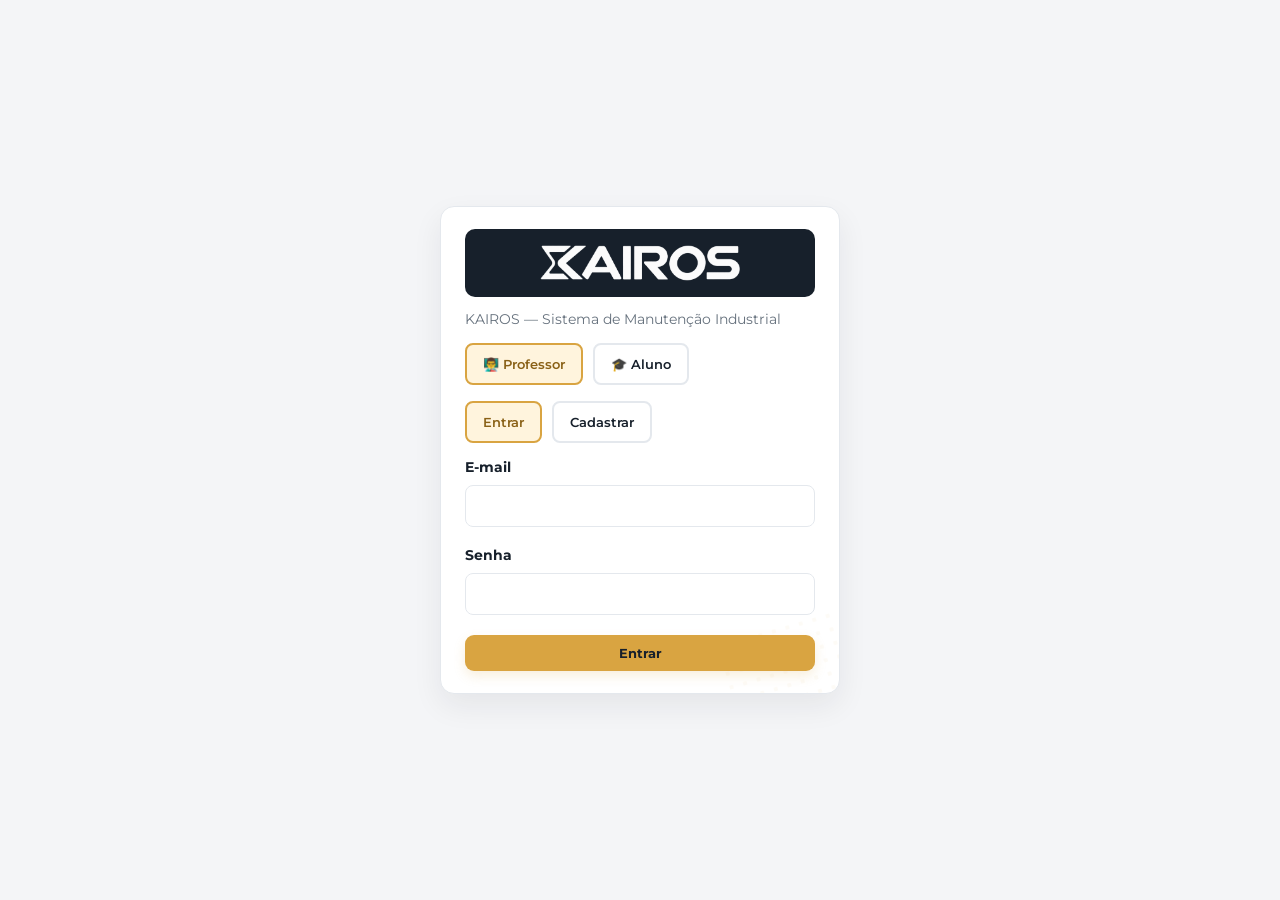
<file: index.html>
<!DOCTYPE html>
<html lang="pt-BR">
<head>
<meta charset="UTF-8">
<meta name="viewport" content="width=device-width, initial-scale=1.0, viewport-fit=cover">
<title>KAIROS — Sistema de Manutenção Industrial</title>
<link rel="preconnect" href="https://fonts.googleapis.com">
<link href="https://fonts.googleapis.com/css2?family=Montserrat:wght@400;500;600;700;800&display=swap" rel="stylesheet">
<link rel="stylesheet" href="css/style.css">
<link rel="stylesheet" href="css/kairos-extras.css">
<style>html.auth-pending body{visibility:hidden}</style>
<script>
document.documentElement.classList.add('auth-pending');
try{ if(!localStorage.getItem('k_user')) location.replace('login.html'); else document.documentElement.classList.remove('auth-pending'); }catch(e){ location.replace('login.html'); }
</script>
</head>
<body>
<div class="app">

  <div class="sidebar" id="sidebar">
    <div class="brand"><img class="logo" src="assets/kairos-logo-white.png" alt="KAIROS"></div>
    <div class="brand-sub">KAIROS — Sistema de Manutenção Industrial</div>
    <button class="theme-toggle" id="themeToggle" type="button" aria-label="Alternar modo de cor"><span class="theme-icon"><img id="themeIconImg" src="assets/icon-lua.png" alt="" aria-hidden="true"></span><span class="theme-label">Modo escuro</span></button>
    <button class="theme-toggle" id="auroraToggle" type="button" onclick="toggleAurora()" aria-label="Alternar Modo Aurora"><span class="theme-icon">✦</span><span class="theme-label">Modo Aurora</span></button>
    <button class="nav-item active" data-view="painel" onclick="showView('painel', this)"><span class="nav-key nav-icon-wrap"><img class="nav-icon" src="assets/04_relatorios.png" alt="" aria-hidden="true"></span> Dashboard</button>
    <button class="nav-item" data-view="equipamentos" onclick="showView('equipamentos', this)"><span class="nav-key nav-icon-wrap"><img class="nav-icon" src="assets/01_equipamentos.png" alt="" aria-hidden="true"></span> Equipamentos</button>
    <button class="nav-item" data-view="ordens" onclick="showView('ordens', this)"><span class="nav-key nav-icon-wrap"><img class="nav-icon" src="assets/02_ordem_de_servico.png" alt="" aria-hidden="true"></span> Ordens de Serviço</button>
    <button class="nav-item" data-view="preventiva" onclick="showView('preventiva', this)"><span class="nav-key nav-icon-wrap"><img class="nav-icon" src="assets/03_manutencao.png" alt="" aria-hidden="true"></span> Manutenção Preventiva</button>
    <button class="nav-item" data-view="tecnicos" onclick="showView('tecnicos', this)"><span class="nav-key nav-icon-wrap"><img class="nav-icon" src="assets/06_usuarios.png" alt="" aria-hidden="true"></span> Técnicos</button>
    <button class="nav-item" data-view="setores" onclick="showView('setores', this)"><span class="nav-key nav-icon-wrap"><img class="nav-icon" src="assets/01_equipamentos.png" alt="" aria-hidden="true"></span> Setores</button>
    <button class="nav-item" data-view="relatorios" onclick="showView('relatorios', this)"><span class="nav-key nav-icon-wrap"><img class="nav-icon" src="assets/04_relatorios.png" alt="" aria-hidden="true"></span> Relatórios</button>
    <div class="nav-label">Ensino</div>
    <button class="nav-item" data-view="atividades" onclick="showView('atividades', this)"><span class="nav-key nav-icon-wrap"><img class="nav-icon" src="assets/02_ordem_de_servico.png" alt="" aria-hidden="true"></span> Atividades</button>
    <button class="nav-item only-modo" data-view="quiz" onclick="showView('quiz', this)"><span class="nav-key nav-icon-wrap"><img class="nav-icon" src="assets/03_manutencao.png" alt="" aria-hidden="true"></span> Quiz e Dicas</button>
    <button class="nav-item" data-view="ranking" onclick="showView('ranking', this)"><span class="nav-key nav-icon-wrap"><img class="nav-icon" src="assets/04_relatorios.png" alt="" aria-hidden="true"></span> Ranking</button>
    <button class="nav-item" data-r="prof" data-view="progresso" onclick="showView('progresso', this)"><span class="nav-key nav-icon-wrap"><img class="nav-icon" src="assets/05_calendario.png" alt="" aria-hidden="true"></span> Progresso dos Alunos</button>
    <button class="nav-item" data-view="tutorial" onclick="showView('tutorial', this)"><span class="nav-key nav-icon-wrap"><img class="nav-icon" src="assets/08_notificacoes.png" alt="" aria-hidden="true"></span> Tutorial</button>
    <div class="sidebar-div"></div>
    <div class="nav-label">Sistema</div>
    <button class="nav-item" data-view="configuracoes" onclick="showView('configuracoes', this)"><span class="nav-key nav-icon-wrap"><img class="nav-icon" src="assets/07_configuracoes.png" alt="" aria-hidden="true"></span> Configurações</button>
    <button class="nav-item" data-view="usuario" onclick="showView('usuario', this)"><span class="nav-key nav-icon-wrap"><img class="nav-icon" src="assets/06_usuarios.png" alt="" aria-hidden="true"></span> Área do Usuário</button>
    <div class="side-ctl">
      <div id="user-box"></div>
      <button class="theme-toggle" type="button" onclick="signOut()" aria-label="Sair da conta"><span class="theme-icon">↩</span><span class="theme-label">Sair</span></button>
    </div>
    <div class="sidebar-foot">Clique em cada item do menu para navegar até a seção correspondente</div>
    <button class="profile-btn" data-view="usuario" onclick="showView('usuario', this)" aria-label="Abrir área do usuário">
      <span class="avatar js-initials">OR</span>
      <span><span class="profile-name js-name" style="display:block;">Oscar Ribeiro</span><span class="profile-role">Gerente de Manutenção</span></span>
    </button>
  </div>

  <div class="content">

    <!-- ============ PAINEL DO DIA ============ -->
    <div id="painel" class="view active">
      <h1>Bom dia, <span class="js-first">Oscar</span></h1>
      <p class="sub">Segunda-feira, 30 de março — veja o que precisa da sua atenção hoje</p>

      <div class="status-card">
        <div class="status-headline">Das <b>14 máquinas</b> da fábrica, <b>12 estão funcionando normalmente</b> agora.</div>
        <div class="status-bar">
          <div class="seg-green" style="width:85.7%"></div>
          <div class="seg-orange" style="width:7.15%"></div>
          <div class="seg-red" style="width:7.15%"></div>
        </div>
        <div class="legend">
          <div class="legend-item"><span class="legend-dot" style="background:var(--green)"></span><b>12</b>&nbsp;operando normalmente</div>
          <div class="legend-item"><span class="legend-dot" style="background:var(--orange)"></span><b>1</b>&nbsp;em manutenção</div>
          <div class="legend-item"><span class="legend-dot" style="background:var(--red)"></span><b>1</b>&nbsp;parada</div>
        </div>
      </div>

      <div class="section-title">Precisa da sua atenção agora</div>
      <div class="attn-card">
        <div class="attn-icon"><img src="assets/08_notificacoes.png" alt="" aria-hidden="true"></div>
        <div style="flex:1;"><div class="attn-title">Compressor CP-10 parou de funcionar</div><div class="attn-sub">Setor Expedição · precisa de reparo urgente</div></div>
        <button class="btn-primary" onclick="showView('ordens', document.querySelector('[data-view=ordens]'))">Ver ordem de serviço</button>
      </div>
      <div class="attn-card warn">
        <div class="attn-icon"><img src="assets/03_manutencao.png" alt="" aria-hidden="true"></div>
        <div style="flex:1;"><div class="attn-title">Furadeira FI-30 precisa de revisão em breve</div><div class="attn-sub">Setor Montagem · revisão prevista para daqui a 2 dias</div></div>
        <button class="btn-ghost" onclick="showView('preventiva', document.querySelector('[data-view=preventiva]'))">Agendar revisão</button>
      </div>

      <div class="cols" style="margin-top:24px;">
        <div>
          <div class="section-title" style="font-size:14px;">Ordens de serviço em aberto (3)</div>
          <div class="list-card">
            <div class="list-row"><span class="tag red">Corretiva</span><div class="row-main"><div class="row-title">Compressor CP-10</div><div class="row-sub">Carlos Souza</div></div><div class="row-date">Em andamento</div></div>
            <div class="list-row"><span class="tag green">Preventiva</span><div class="row-main"><div class="row-title">Furadeira FI-30</div><div class="row-sub">Fernanda Lima</div></div><div class="row-date">Aberta hoje</div></div>
            <div class="list-row"><span class="tag green">Preventiva</span><div class="row-main"><div class="row-title">Prensa PH-200</div><div class="row-sub">Carlos Souza</div></div><div class="row-date">25/03</div></div>
          </div>
        </div>
        <div>
          <div class="section-title" style="font-size:14px;">Próximas manutenções</div>
          <div class="list-card">
            <div class="list-row"><div class="row-main"><div class="row-title">Furadeira FI-30</div><div class="row-sub">Revisão de rotina</div></div><div class="row-date">01/04</div></div>
            <div class="list-row"><div class="row-main"><div class="row-title">Torno CNC TL-500</div><div class="row-sub">Revisão de rotina</div></div><div class="row-date">03/04</div></div>
            <div class="list-row"><div class="row-main"><div class="row-title">Prensa PH-200</div><div class="row-sub">Revisão de rotina</div></div><div class="row-date">10/04</div></div>
          </div>
        </div>
      </div>

      <div class="help-strip"><span>💡</span><div><b>O que é manutenção preventiva?</b>É a revisão feita antes de a máquina quebrar, seguindo uma data programada — evita paradas surpresa e reparos mais caros.</div></div>
    </div>

    <!-- ============ EQUIPAMENTOS ============ -->
    <div id="equipamentos" class="view">
      <h1>Equipamentos</h1>
      <p class="sub">Veja rapidamente o estado de cada máquina da fábrica</p>

      <div class="status-card">
        <div class="status-headline"><b>12</b> operando · <b>1</b> em manutenção · <b>1</b> parada — de 14 máquinas no total</div>
        <div class="status-bar">
          <div class="seg-green" style="width:85.7%"></div><div class="seg-orange" style="width:7.15%"></div><div class="seg-red" style="width:7.15%"></div>
        </div>
      </div>

      <div class="toolbar">
        <input class="search" id="eq-busca" type="text" placeholder="Buscar máquina pelo nome...">
        <button type="button" class="chip active">Todas</button>
        <button type="button" class="chip">Operando</button>
        <button type="button" class="chip">Em manutenção</button>
        <button type="button" class="chip">Paradas</button>
      </div>

      <div class="card-grid" id="eq-grid">
        <div class="item-card">
          <div class="item-top"><div><div class="item-name">Prensa Hidráulica PH-200</div><div class="item-loc">Linha de Prensa</div></div><span class="tag green">Operando</span></div>
          <div class="item-facts"><div class="fact">Fabricante<b>Schuler</b></div><div class="fact">Próxima revisão<b>10/04</b></div></div>
          <button class="btn-ghost">Ver detalhes</button>
        </div>
        <div class="item-card">
          <div class="item-top"><div><div class="item-name">Torno CNC TL-500</div><div class="item-loc">Montagem Final</div></div><span class="tag green">Operando</span></div>
          <div class="item-facts"><div class="fact">Fabricante<b>Romi</b></div><div class="fact">Próxima revisão<b>03/04</b></div></div>
          <button class="btn-ghost">Ver detalhes</button>
        </div>
        <div class="item-card">
          <div class="item-top"><div><div class="item-name">Compressor CP-10</div><div class="item-loc">Expedição</div></div><span class="tag orange">Em manutenção</span></div>
          <div class="item-facts"><div class="fact">Fabricante<b>Schulz</b></div><div class="fact">Situação<b>Reparo em andamento</b></div></div>
          <button class="btn-primary">Ver ordem de serviço</button>
        </div>
        <div class="item-card">
          <div class="item-top"><div><div class="item-name">Furadeira FI-30</div><div class="item-loc">Montagem Final</div></div><span class="tag green">Operando</span></div>
          <div class="item-facts"><div class="fact">Fabricante<b>Invicta</b></div><div class="fact">Próxima revisão<b>01/04</b></div></div>
          <button class="btn-ghost">Ver detalhes</button>
        </div>
        <div class="item-card">
          <div class="item-top"><div><div class="item-name">Serra Circular SC-50</div><div class="item-loc">Corte</div></div><span class="tag green">Operando</span></div>
          <div class="item-facts"><div class="fact">Fabricante<b>Makita</b></div><div class="fact">Próxima revisão<b>15/04</b></div></div>
          <button class="btn-ghost">Ver detalhes</button>
        </div>
        <div class="item-card">
          <div class="item-top"><div><div class="item-name">Injetora de Plástico IP-12</div><div class="item-loc">Injeção</div></div><span class="tag red">Parada</span></div>
          <div class="item-facts"><div class="fact">Fabricante<b>Romi</b></div><div class="fact">Situação<b>Aguardando peça</b></div></div>
          <button class="btn-primary">Abrir ordem de serviço</button>
        </div>
      </div>
    </div>

    <!-- ============ ORDENS DE SERVIÇO ============ -->
    <div id="ordens" class="view">
      <h1>Ordens de Serviço</h1>
      <p class="sub">Abra e acompanhe os reparos e revisões das máquinas</p>

      <div class="form-card">
        <div class="section-title" style="margin-bottom:18px;">Abrir nova ordem de serviço</div>

        <div class="form-group">
          <p class="form-q">Qual máquina precisa de atenção?</p>
          <select id="os-maquina"><option value="">Selecionar máquina...</option><option>Compressor CP-10</option><option>Furadeira FI-30</option><option>Prensa Hidráulica PH-200</option></select>
        </div>

        <div class="form-group">
          <p class="form-q">O que está acontecendo?</p>
          <div class="choice-row" id="os-tipo">
            <button type="button" class="choice-btn sel-red" data-sel="sel-red" data-value="Corretiva">🔧 A máquina quebrou (corretiva)</button>
            <button type="button" class="choice-btn" data-sel="sel-green" data-value="Preventiva">📅 Revisão programada (preventiva)</button>
            <button type="button" class="choice-btn" data-sel="sel-blue" data-value="Preditiva">📡 Alerta do sistema (preditiva)</button>
          </div>
        </div>

        <div class="form-group">
          <p class="form-q">Qual a urgência?</p>
          <div class="choice-row" id="os-urg">
            <button type="button" class="choice-btn sel-green" data-sel="sel-green" data-value="Normal">Normal</button>
            <button type="button" class="choice-btn" data-sel="sel-orange" data-value="Alta">Alta</button>
            <button type="button" class="choice-btn" data-sel="sel-red" data-value="Urgente">Urgente</button>
          </div>
        </div>

        <div class="form-group">
          <p class="form-q">Descreva o problema em poucas palavras</p>
          <textarea id="os-desc" placeholder="Ex: máquina fazendo barulho estranho e parou de ligar"></textarea>
        </div>

        <button type="button" id="os-abrir" class="btn-primary" style="padding:13px 22px; font-size:14px;">Abrir ordem de serviço</button>
      </div>

      <div class="section-title" id="os-titulo">Ordens abertas (3)</div>
      <div class="list-card" id="os-lista">
        <div class="list-row"><span class="tag red">Corretiva</span><div class="row-main"><div class="row-title">Compressor CP-10 · Expedição</div><div class="row-sub">Responsável: Carlos Souza</div></div><div class="row-date">Em andamento</div></div>
        <div class="list-row"><span class="tag green">Preventiva</span><div class="row-main"><div class="row-title">Furadeira FI-30 · Montagem</div><div class="row-sub">Responsável: Fernanda Lima</div></div><div class="row-date">Aberta hoje</div></div>
        <div class="list-row"><span class="tag green">Preventiva</span><div class="row-main"><div class="row-title">Prensa PH-200 · Linha Prensa</div><div class="row-sub">Responsável: Carlos Souza</div></div><div class="row-date">25/03</div></div>
      </div>

      <div class="help-strip"><span>💡</span><div><b>Corretiva x Preventiva</b>Corretiva é quando a máquina já quebrou. Preventiva é a revisão programada antes de quebrar.</div></div>
    </div>

    <!-- ============ MANUTENÇÃO PREVENTIVA ============ -->
    <div id="preventiva" class="view">
      <h1>Manutenção Preventiva</h1>
      <p class="sub">Revisões programadas para evitar que as máquinas quebrem</p>

      <div class="status-card">
        <div class="status-headline">Este mês há <b>8 revisões programadas</b>, e <b>1 está atrasada</b> e precisa de atenção.</div>
        <div class="status-bar">
          <div class="seg-green" style="width:62.5%"></div><div class="seg-orange" style="width:25%"></div><div class="seg-red" style="width:12.5%"></div>
        </div>
        <div class="legend">
          <div class="legend-item"><span class="legend-dot" style="background:var(--green)"></span><b>5</b>&nbsp;concluídas</div>
          <div class="legend-item"><span class="legend-dot" style="background:var(--orange)"></span><b>2</b>&nbsp;programadas</div>
          <div class="legend-item"><span class="legend-dot" style="background:var(--red)"></span><b>1</b>&nbsp;atrasada</div>
        </div>
      </div>

      <div class="section-title">Próximas revisões</div>
      <div class="list-card">
        <div class="list-row"><span class="tag red">Atrasada</span><div class="row-main"><div class="row-title">Compressor CP-10</div><div class="row-sub">Revisão mensal</div></div><button class="btn-primary">Agendar agora</button></div>
        <div class="list-row"><span class="tag orange">Próxima</span><div class="row-main"><div class="row-title">Furadeira FI-30</div><div class="row-sub">Revisão a cada 2 meses</div></div><div class="row-date">01/04</div></div>
        <div class="list-row"><span class="tag orange">Próxima</span><div class="row-main"><div class="row-title">Torno CNC TL-500</div><div class="row-sub">Revisão quinzenal</div></div><div class="row-date">03/04</div></div>
        <div class="list-row"><span class="tag green">Em dia</span><div class="row-main"><div class="row-title">Prensa PH-200</div><div class="row-sub">Revisão mensal</div></div><div class="row-date">10/04</div></div>
        <div class="list-row"><span class="tag green">Em dia</span><div class="row-main"><div class="row-title">Serra Circular SC-50</div><div class="row-sub">Revisão mensal</div></div><div class="row-date">01/04</div></div>
        <div class="list-row"><span class="tag green">Em dia</span><div class="row-main"><div class="row-title">Injetora IP-12</div><div class="row-sub">Revisão trimestral</div></div><div class="row-date">01/04</div></div>
      </div>

      <div class="help-strip"><span>💡</span><div><b>Por que a data importa</b>Cada máquina tem uma frequência de revisão diferente — algumas precisam de revisão toda semana, outras só a cada 3 meses.</div></div>
    </div>

    <!-- ============ TÉCNICOS ============ -->
    <div id="tecnicos" class="view">
      <h1>Técnicos</h1>
      <p class="sub">Equipe responsável pela manutenção das máquinas</p>

      <div class="status-card">
        <div class="status-headline">Sua equipe tem <b>3 técnicos ativos</b> e concluiu <b>25 ordens de serviço</b> este mês.</div>
      </div>

      <div class="card-grid">
        <div class="item-card">
          <div class="item-top"><div><div class="item-name">Carlos Souza</div><div class="item-loc">Mecânico Sênior · Mecânica Industrial</div></div><span class="tag green">Ativo</span></div>
          <div class="item-facts"><div class="fact">Telefone<b>(11) 98000-0001</b></div><div class="fact">Ordens realizadas<b>12</b></div></div>
          <button class="btn-ghost">Ver histórico</button>
        </div>
        <div class="item-card">
          <div class="item-top"><div><div class="item-name">Fernanda Lima</div><div class="item-loc">Eletricista · Elétrica / Automação</div></div><span class="tag green">Ativo</span></div>
          <div class="item-facts"><div class="fact">Telefone<b>(11) 98000-0002</b></div><div class="fact">Ordens realizadas<b>8</b></div></div>
          <button class="btn-ghost">Ver histórico</button>
        </div>
        <div class="item-card">
          <div class="item-top"><div><div class="item-name">Roberto Dias</div><div class="item-loc">Auxiliar de Manutenção · Geral</div></div><span class="tag orange">Em férias</span></div>
          <div class="item-facts"><div class="fact">Telefone<b>(11) 98000-0003</b></div><div class="fact">Ordens realizadas<b>5</b></div></div>
          <button class="btn-ghost">Ver histórico</button>
        </div>
      </div>
    </div>

    <!-- ============ SETORES ============ -->
    <div id="setores" class="view">
      <h1>Setores</h1>
      <p class="sub">Áreas da fábrica e as máquinas de cada uma</p>

      <div class="status-card">
        <div class="status-headline">A fábrica tem <b>6 setores</b> e <b>14 máquinas</b> ao todo, distribuídas em 3 galpões.</div>
      </div>

      <div class="card-grid">
        <div class="item-card">
          <div class="item-top"><div><div class="item-name">Linha de Prensa</div><div class="item-loc">Galpão 1 · Responsável: Carlos Souza</div></div></div>
          <div class="item-facts"><div class="fact">Máquinas<b>4</b></div><div class="fact">Situação<b style="color:var(--green)">Todas operando</b></div></div>
        </div>
        <div class="item-card">
          <div class="item-top"><div><div class="item-name">Montagem Final</div><div class="item-loc">Galpão 2 · Responsável: Fernanda Lima</div></div></div>
          <div class="item-facts"><div class="fact">Máquinas<b>6</b></div><div class="fact">Situação<b style="color:var(--orange)">1 em manutenção</b></div></div>
        </div>
        <div class="item-card">
          <div class="item-top"><div><div class="item-name">Expedição</div><div class="item-loc">Galpão 3 · Responsável: Roberto Dias</div></div></div>
          <div class="item-facts"><div class="fact">Máquinas<b>2</b></div><div class="fact">Situação<b style="color:var(--orange)">1 em manutenção</b></div></div>
        </div>
        <div class="item-card">
          <div class="item-top"><div><div class="item-name">Corte</div><div class="item-loc">Galpão 1 · Responsável: Carlos Souza</div></div></div>
          <div class="item-facts"><div class="fact">Máquinas<b>1</b></div><div class="fact">Situação<b style="color:var(--green)">Operando</b></div></div>
        </div>
        <div class="item-card">
          <div class="item-top"><div><div class="item-name">Injeção</div><div class="item-loc">Galpão 2 · Responsável: Fernanda Lima</div></div></div>
          <div class="item-facts"><div class="fact">Máquinas<b>1</b></div><div class="fact">Situação<b style="color:var(--red)">Parada</b></div></div>
        </div>
        <div class="item-card">
          <div class="item-top"><div><div class="item-name">Almoxarifado</div><div class="item-loc">Galpão 3 · Responsável: Roberto Dias</div></div></div>
          <div class="item-facts"><div class="fact">Máquinas<b>0</b></div><div class="fact">Situação<b>Sem máquinas</b></div></div>
        </div>
      </div>
    </div>

    <!-- ============ RELATÓRIOS ============ -->
    <div id="relatorios" class="view">
      <h1>Relatórios</h1>
      <p class="sub">Como está o desempenho da manutenção este mês</p>

      <div class="metric-grid">
        <div class="metric-card">
          <div class="metric-num">18 dias</div>
          <div class="metric-label">Tempo até quebrar de novo</div>
          <div class="metric-explain">Em média, cada máquina passa 18 dias funcionando bem antes de precisar de outro reparo.</div>
        </div>
        <div class="metric-card">
          <div class="metric-num">4 horas</div>
          <div class="metric-label">Tempo médio de conserto</div>
          <div class="metric-explain">É o tempo que os técnicos levam, em média, para resolver um problema.</div>
        </div>
        <div class="metric-card">
          <div class="metric-num">94%</div>
          <div class="metric-label">Máquinas funcionando</div>
          <div class="metric-explain">Na maior parte do tempo este mês, 94% das máquinas estavam operando normalmente.</div>
        </div>
      </div>

      <div class="status-card">
        <div class="status-headline">Das <b>29 ordens de serviço</b> deste mês, a maioria foi <b>preventiva</b> — ou seja, revisão programada, não quebra.</div>
        <div class="status-bar">
          <div class="seg-green" style="width:62%"></div><div class="seg-red" style="width:28%"></div><div class="seg-blue" style="width:10%"></div>
        </div>
        <div class="legend">
          <div class="legend-item"><span class="legend-dot" style="background:var(--green)"></span><b>18</b>&nbsp;preventivas</div>
          <div class="legend-item"><span class="legend-dot" style="background:var(--red)"></span><b>8</b>&nbsp;corretivas (quebras)</div>
          <div class="legend-item"><span class="legend-dot" style="background:var(--blue)"></span><b>3</b>&nbsp;preditivas (alertas)</div>
        </div>
      </div>

      <div class="section-title">Custo por máquina este mês</div>
      <div class="list-card">
        <div class="list-row"><div class="row-main"><div class="row-title">Compressor CP-10</div><div class="row-sub">3 ordens · principalmente corretiva</div></div><div class="row-date">R$ 1.200</div></div>
        <div class="list-row"><div class="row-main"><div class="row-title">Prensa Hidráulica PH-200</div><div class="row-sub">1 ordem · preventiva</div></div><div class="row-date">R$ 650</div></div>
        <div class="list-row"><div class="row-main"><div class="row-title">Torno CNC TL-500</div><div class="row-sub">1 ordem · preventiva</div></div><div class="row-date">R$ 480</div></div>
        <div class="list-row"><div class="row-main"><div class="row-title">Furadeira FI-30</div><div class="row-sub">2 ordens · corretiva</div></div><div class="row-date">R$ 310</div></div>
        <div class="list-row"><div class="row-main"><div class="row-title">Serra Circular SC-50</div><div class="row-sub">1 ordem · preventiva</div></div><div class="row-date">R$ 200</div></div>
      </div>

      <div class="help-strip"><span>💡</span><div><b>Por que isso importa</b>Quanto mais manutenção preventiva (revisão programada) e menos corretiva (quebra), menor tende a ser o custo total — porque evita paradas inesperadas.</div></div>
    </div>


    <div id="configuracoes" class="view">
      <h1>Configurações</h1>
      <p class="sub">Ajuste o sistema do jeito que funciona melhor para você</p>

      <div class="status-card">
        <div class="status-headline">Você recebe <b id="alertas-qtd">3 de 4 alertas</b> do sistema.</div>
        <div class="status-bar"><div class="seg-green" id="alertas-barra" style="width:75%"></div></div>
        <div class="legend">
          <div class="legend-item"><span class="legend-dot" style="background:var(--green)"></span>alertas ligados</div>
        </div>
      </div>

      <div class="section-title">Alertas</div>
      <div class="list-card" style="margin-bottom:22px;">
        <label class="list-row"><div class="row-main"><div class="row-title">Máquina parada</div><div class="row-sub">Avisar na hora em que uma máquina parar de funcionar</div></div><span class="switch"><input type="checkbox" data-setting="alerta-parada" checked><span class="track"></span></span></label>
        <label class="list-row"><div class="row-main"><div class="row-title">Revisão chegando</div><div class="row-sub">Avisar antes de uma manutenção preventiva</div></div><span class="switch"><input type="checkbox" data-setting="alerta-revisao" checked><span class="track"></span></span></label>
        <label class="list-row"><div class="row-main"><div class="row-title">Ordem de serviço concluída</div><div class="row-sub">Avisar quando um técnico terminar um reparo</div></div><span class="switch"><input type="checkbox" data-setting="alerta-concluida" checked><span class="track"></span></span></label>
        <label class="list-row"><div class="row-main"><div class="row-title">Resumo diário por e-mail</div><div class="row-sub">Receber todo dia um resumo da situação da fábrica</div></div><span class="switch"><input type="checkbox" data-setting="alerta-resumo"><span class="track"></span></span></label>
      </div>

      <div class="form-card">
        <div class="section-title" style="margin-bottom:18px;">Preferências gerais</div>

        <div class="form-group">
          <p class="form-q">Com quanto tempo de antecedência avisar sobre as revisões?</p>
          <div class="choice-row" data-setting="antecedencia">
            <button type="button" class="choice-btn" data-value="1">1 dia antes</button>
            <button type="button" class="choice-btn sel-blue" data-value="2">2 dias antes</button>
            <button type="button" class="choice-btn" data-value="7">1 semana antes</button>
          </div>
        </div>

        <div class="form-group">
          <p class="form-q">Que horas enviar o resumo diário?</p>
          <select data-setting="horario"><option value="07:00">07:00</option><option value="08:00" selected>08:00</option><option value="09:00">09:00</option><option value="12:00">12:00</option></select>
        </div>

        <div class="form-group">
          <p class="form-q">Nome da fábrica</p>
          <input type="text" data-setting="fabrica" value="KAIROS Indústria">
        </div>

        <div class="btn-row">
          <button class="btn-primary" style="padding:13px 22px; font-size:14px;" onclick="saveSettings()">Salvar alterações</button>
          <button class="btn-ghost" style="padding:13px 22px; font-size:14px;" onclick="resetSettings()">Restaurar padrão</button>
        </div>
      </div>

      <div class="section-title">Sobre o sistema</div>
      <div class="list-card">
        <div class="list-row"><div class="row-main"><div class="row-title">Versão do KAIROS</div><div class="row-sub">Sistema de Manutenção Industrial</div></div><div class="row-date">1.0</div></div>
        <div class="list-row"><span class="tag green">Em dia</span><div class="row-main"><div class="row-title">Cópia de segurança</div><div class="row-sub">Seus dados são salvos automaticamente</div></div><div class="row-date">Hoje, 03:00</div></div>
      </div>
    </div>

    <div id="usuario" class="view">
      <h1>Área do Usuário</h1>
      <p class="sub">Seus dados e o que você fez no sistema</p>

      <div class="status-card">
        <div class="profile-hero">
          <span class="avatar lg js-initials">OR</span>
          <div class="row-main">
            <div class="profile-hero-name js-name">Oscar Ribeiro</div>
            <div class="item-loc">Gerente de Manutenção</div>
            <div class="profile-tags"><span class="tag green">Ativo</span><span class="tag">Administrador</span></div>
          </div>
        </div>
        <div class="profile-facts">
          <div class="fact">E-mail<b class="js-email">oscar.ribeiro@kairos.com.br</b></div>
          <div class="fact">Telefone<b class="js-phone">(11) 98000-0000</b></div>
          <div class="fact">Setor<b>Manutenção Geral</b></div>
          <div class="fact">Na equipe desde<b>Março de 2022</b></div>
        </div>
      </div>

      <div class="metric-grid">
        <div class="metric-card">
          <div class="metric-num">12</div>
          <div class="metric-label">Ordens abertas por você</div>
          <div class="metric-explain">Nos últimos 30 dias você abriu 12 ordens de serviço.</div>
        </div>
        <div class="metric-card">
          <div class="metric-num">Hoje, 07:42</div>
          <div class="metric-label">Último acesso</div>
          <div class="metric-explain">Se não foi você, troque sua senha abaixo.</div>
        </div>
        <div class="metric-card">
          <div class="metric-num">Admin</div>
          <div class="metric-label">Nível de acesso</div>
          <div class="metric-explain">Você pode ver e alterar tudo no sistema.</div>
        </div>
      </div>

      <div class="cols">
        <div class="form-card">
          <div class="section-title" style="margin-bottom:18px;">Meus dados</div>
          <div class="form-group"><p class="form-q">Nome completo</p><input type="text" id="perfil-nome" value="Oscar Ribeiro" autocomplete="name"></div>
          <div class="form-group"><p class="form-q">E-mail</p><input type="email" id="perfil-email" value="oscar.ribeiro@kairos.com.br" autocomplete="email"></div>
          <div class="form-group"><p class="form-q">Telefone</p><input type="tel" id="perfil-telefone" value="(11) 98000-0000" autocomplete="tel"></div>
          <button class="btn-primary" style="padding:13px 22px; font-size:14px;" onclick="saveProfile()">Salvar meus dados</button>
        </div>
        <div class="form-card">
          <div class="section-title" style="margin-bottom:18px;">Alterar senha</div>
          <div class="form-group"><p class="form-q">Senha atual</p><input type="password" id="senha-atual" autocomplete="current-password"></div>
          <div class="form-group"><p class="form-q">Nova senha</p><input type="password" id="senha-nova" placeholder="Mínimo de 6 caracteres" autocomplete="new-password"></div>
          <div class="form-group"><p class="form-q">Repita a nova senha</p><input type="password" id="senha-repita" autocomplete="new-password"></div>
          <button class="btn-ghost" style="padding:13px 22px; font-size:14px;" onclick="changePassword()">Alterar senha</button>
        </div>
      </div>

      <div class="section-title">Sua atividade recente</div>
      <div class="list-card" style="margin-bottom:22px;">
        <div class="list-row"><span class="tag red">Corretiva</span><div class="row-main"><div class="row-title">Abriu ordem · Compressor CP-10</div><div class="row-sub">Setor Expedição</div></div><div class="row-date">Hoje, 07:50</div></div>
        <div class="list-row"><span class="tag green">Preventiva</span><div class="row-main"><div class="row-title">Abriu ordem · Furadeira FI-30</div><div class="row-sub">Setor Montagem Final</div></div><div class="row-date">Hoje, 07:55</div></div>
        <div class="list-row"><span class="tag">Relatório</span><div class="row-main"><div class="row-title">Consultou o relatório do mês</div><div class="row-sub">Desempenho da manutenção</div></div><div class="row-date">Ontem</div></div>
        <div class="list-row"><span class="tag orange">Equipe</span><div class="row-main"><div class="row-title">Atualizou dados de Roberto Dias</div><div class="row-sub">Situação: em férias</div></div><div class="row-date">27/03</div></div>
      </div>

      <button class="btn-danger" onclick="signOut()">Sair da conta</button>
    </div>

    <!-- ============ ATIVIDADES ============ -->
    <div id="atividades" class="view">
      <h1>Atividades</h1>
      <p class="sub">Atividades postadas pelo professor — entregas e notas em tempo real</p>
      <div data-r="prof">
        <div class="metric-grid" id="atv-metrics"></div>
        <form id="atv-form" class="form-card">
          <div class="section-title">Criar atividade</div>
          <div class="form-group"><p class="form-q">Título da atividade</p><input type="text" id="atv-t" required maxlength="120" placeholder="Ex.: Pesquisa sobre manutenção preventiva"></div>
          <div class="cols">
            <div class="form-group"><p class="form-q">Turma</p><input type="text" id="atv-c" required maxlength="80" placeholder="Ex.: 2º ano B"></div>
            <div class="form-group"><p class="form-q">Prazo de entrega</p><input type="datetime-local" id="atv-d"></div>
          </div>
          <div class="form-group"><p class="form-q">Descrição e instruções</p><textarea id="atv-desc" required placeholder="Explique o que o aluno precisa fazer e os critérios de avaliação..."></textarea></div>
          <div class="form-group"><p class="form-q">Perguntas (opcional — uma por linha)</p><textarea id="atv-q" placeholder="Se preencher, o aluno responde cada pergunta separadamente"></textarea></div>
          <div class="form-group"><p class="form-q">Link externo (Forms, vídeo, site etc.)</p><input type="url" id="atv-link" placeholder="https://..."></div>
          <div class="form-group"><p class="form-q">Anexar materiais</p><input type="file" id="atv-f" multiple><p class="row-sub">Na demonstração, só o nome dos arquivos fica registrado; eles não são enviados a um servidor.</p></div>
          <button class="btn-ghost" type="reset">Limpar</button> <button class="btn-primary" type="submit">Publicar atividade</button>
        </form>
        <div class="toolbar"><input class="search" id="atv-busca" type="search" placeholder="Buscar atividade..."></div>
      </div>
      <form data-r="aluno" id="join-form" class="form-card">
        <div class="section-title">Tem um código?</div>
        <div class="toolbar" style="margin:0"><input class="search" id="join-code" required maxlength="8" placeholder="Ex.: K7P4Q2"><button class="btn-primary" type="submit">Encontrar atividade</button></div>
      </form>
      <div id="ativ-list"></div>
    </div>

    <!-- ============ QUIZ ============ -->
    <div id="quiz" class="view">
      <h1>Quiz e Dicas</h1>
      <p class="sub">Teste o que você aprendeu — cada acerto vale 10 pontos no ranking</p>
      <div class="form-card" id="quiz-box"></div>
      <div class="section-title">Dicas para a prova</div>
      <div class="list-card">
        <div class="list-row"><span class="tag green">Dica 1</span><div class="row-main"><div class="row-title">Preventiva × corretiva</div><div class="row-sub">Preventiva = revisão programada. Corretiva = conserto depois da quebra.</div></div></div>
        <div class="list-row"><span class="tag green">Dica 2</span><div class="row-main"><div class="row-title">Segurança primeiro</div><div class="row-sub">Antes de mexer: desligar, bloquear a energia e sinalizar a máquina.</div></div></div>
        <div class="list-row"><span class="tag green">Dica 3</span><div class="row-main"><div class="row-title">Ordem de Serviço</div><div class="row-sub">É o registro do pedido e da execução do serviço. Sem registro, não há histórico.</div></div></div>
      </div>
    </div>

    <!-- ============ RANKING ============ -->
    <div id="ranking" class="view">
      <h1>Ranking</h1>
      <p class="sub">Pontos de quiz e atividades somam automaticamente; o professor também pode ajustar</p>
      <button data-r="prof" class="btn-ghost" style="margin-bottom:14px" onclick="addAluno()">+ Adicionar aluno</button>
      <div class="list-card" id="rank-list"></div>
    </div>

    <!-- ============ PROGRESSO (professor) ============ -->
    <div id="progresso" class="view">
      <h1>Progresso dos Alunos</h1>
      <p class="sub">Acompanhe entregas, quiz e correções da turma</p>
      <div class="metric-grid" id="prog-metrics"></div>
      <div class="section-title">Andamento por aluno</div>
      <div class="list-card" id="prog-list"></div>
    </div>

    <!-- ============ TUTORIAL ============ -->
    <div id="tutorial" class="view">
      <h1>Tutorial</h1>
      <p class="sub">Um passo a passo rápido para usar o KAIROS da melhor forma</p>
      <button class="btn-ghost" style="margin-bottom:14px" onclick="openTut()">Abrir em pop-up</button>
      <div class="form-card" id="tut-box"></div>
    </div>

  </div>
</div>
<script src="javascript/script.js"></script>
<script src="javascript/kairos-extras.js"></script>
<script src="javascript/botoes.js"></script>
</body>
</html>
</file>
<file: css/style.css>
:root{
    --navy:#153060;
    --navy-active:#1E4278;
    --blue:#1A56A0;
    --blue-bg:#EBF2FB;
    --orange:#C05000;
    --orange-bg:#FDE9DC;
    --green:#1E7D45;
    --green-bg:#E8F5EE;
    --red:#C02626;
    --red-bg:#FBEAEA;
    --page:#F3F5F8;
    --card:#FFFFFF;
    --text:#222222;
    --muted:#5B5B5B;
    --line:#E6E9EF;
  }
  *{box-sizing:border-box;}
  body{ margin:0; font-family:'Inter', sans-serif; background:var(--page); color:var(--text); }

  .app{ display:flex; min-height:100vh; }

  /* SIDEBAR */
  .sidebar{ width:210px; background:var(--navy); color:#B9C2DA; padding:20px 14px; flex-shrink:0; position:sticky; top:0; height:100vh; display:flex; flex-direction:column; overflow-y:auto; }
  .brand{ color:#fff; font-weight:800; font-size:17px; margin-bottom:4px; display:flex; align-items:center; gap:8px; }
  .brand .sq{ width:22px; height:22px; border-radius:6px; background:var(--blue); }
  .brand .logo{ width:100%; max-width:170px; height:auto; object-fit:contain; flex-shrink:0; }
  .brand-sub{ font-size:11.5px; color:#7E88A5; margin-bottom:22px; }
  .nav-item{ display:flex; align-items:center; gap:10px; padding:10px 10px; border-radius:8px; font-size:13.5px; margin-bottom:2px; cursor:pointer; border:none; background:none; color:#B9C2DA; width:100%; text-align:left; font-family:inherit; }
  .nav-item.active{ background:var(--navy-active); color:#fff; font-weight:700; }
  .nav-key{ width:17px; height:17px; border-radius:4px; background:rgba(255,255,255,.12); display:flex; align-items:center; justify-content:center; font-size:10px; font-weight:700; flex-shrink:0; }
  .nav-item.active .nav-key{ background:var(--blue); }
  .sidebar-div{ height:1px; background:rgba(255,255,255,.12); margin:14px 4px; }
  .sidebar-foot{ margin:20px 0 16px; font-size:11px; color:#7E88A5; }

  .content{ flex:1; min-width:0; padding:28px 34px; max-width:1040px; }
  .view{ display:none; }
  .view.active{ display:block; }

  h1{ font-size:22px; margin:0 0 2px; font-weight:800; }
  .sub{ font-size:13.5px; color:var(--muted); margin:0 0 22px; }

  /* Reusable: status summary bar */
  .status-card{ background:var(--card); border-radius:14px; padding:20px 22px; margin-bottom:22px; }
  .status-headline{ font-size:15.5px; margin-bottom:14px; }
  .status-headline b{ color:var(--navy); }
  .status-bar{ display:flex; height:14px; border-radius:8px; overflow:hidden; background:var(--line); margin-bottom:14px; }
  .seg-green{ background:var(--green); } .seg-orange{ background:var(--orange); } .seg-red{ background:var(--red); } .seg-blue{ background:var(--blue); }
  .legend{ display:flex; gap:22px; flex-wrap:wrap; }
  .legend-item{ display:flex; align-items:center; gap:8px; font-size:13px; color:var(--muted); }
  .legend-dot{ width:11px; height:11px; border-radius:3px; }
  .legend-item b{ color:var(--text); }

  .section-title{ font-size:15px; font-weight:800; margin:0 0 14px; }

  /* Attention / action cards */
  .attn-card{ display:flex; align-items:center; gap:16px; background:var(--card); border-radius:12px; padding:16px 18px; margin-bottom:10px; border-left:5px solid var(--red); }
  .attn-card.warn{ border-left-color:var(--orange); }
  .attn-icon{ width:40px; height:40px; border-radius:10px; background:var(--red-bg); display:flex; align-items:center; justify-content:center; font-size:19px; flex-shrink:0; }
  .attn-card.warn .attn-icon{ background:var(--orange-bg); }
  .attn-title{ font-size:14.5px; font-weight:700; margin-bottom:2px; }
  .attn-sub{ font-size:12.5px; color:var(--muted); }
  .btn-primary{ font-size:13px; font-weight:700; color:#fff; background:var(--blue); padding:10px 16px; border-radius:8px; white-space:nowrap; border:none; cursor:pointer; font-family:inherit; }
  .btn-ghost{ font-size:13px; font-weight:700; color:var(--blue); background:var(--blue-bg); padding:10px 16px; border-radius:8px; white-space:nowrap; border:none; cursor:pointer; font-family:inherit; }

  /* Simple list card */
  .cols{ display:grid; grid-template-columns:1fr 1fr; gap:20px; }
  .list-card{ background:var(--card); border-radius:14px; padding:6px 6px; }
  .list-row{ display:flex; align-items:center; gap:12px; padding:14px 16px; border-bottom:1px solid var(--line); }
  .list-row:last-child{ border-bottom:none; }
  .tag{ font-size:11.5px; font-weight:700; padding:4px 10px; border-radius:6px; background:var(--blue-bg); color:var(--blue); white-space:nowrap; }
  .tag.green{ background:var(--green-bg); color:var(--green); }
  .tag.orange{ background:var(--orange-bg); color:var(--orange); }
  .tag.red{ background:var(--red-bg); color:var(--red); }
  .row-main{ flex:1; min-width:0; }
  .row-title{ font-size:13.5px; font-weight:700; }
  .row-sub{ font-size:12px; color:var(--muted); }
  .row-date{ font-size:12px; color:var(--muted); white-space:nowrap; }

  .help-strip{ display:flex; gap:12px; background:var(--blue-bg); border-radius:12px; padding:15px 18px; font-size:13px; color:var(--navy); margin-top:20px; }
  .help-strip b{ display:block; margin-bottom:2px; }

  /* Cards grid (equipamentos, setores, tecnicos) */
  .card-grid{ display:grid; grid-template-columns:1fr 1fr; gap:16px; }
  .item-card{ background:var(--card); border-radius:14px; padding:18px 20px; }
  .item-top{ display:flex; justify-content:space-between; align-items:flex-start; margin-bottom:10px; gap:10px; }
  .item-name{ font-size:15px; font-weight:700; }
  .item-loc{ font-size:12.5px; color:var(--muted); margin-top:2px; }
  .item-facts{ display:flex; gap:22px; margin:12px 0 14px; flex-wrap:wrap; }
  .fact{ font-size:12.5px; color:var(--muted); }
  .fact b{ display:block; font-size:14px; color:var(--text); font-weight:700; }

  .toolbar{ display:flex; gap:12px; align-items:center; margin-bottom:18px; flex-wrap:wrap; }
  .search{ flex:1; min-width:200px; padding:11px 14px; border-radius:8px; border:1px solid var(--line); font-family:inherit; font-size:13px; background:var(--card); }
  .chip{ padding:8px 14px; border-radius:8px; font-size:12.5px; font-weight:600; background:var(--card); color:var(--muted); border:1px solid var(--line); cursor:pointer; }
  .chip.active{ background:var(--navy); color:#fff; border-color:var(--navy); }

  /* Form (Ordens de servico) */
  .form-card{ background:var(--card); border-radius:14px; padding:22px 24px; margin-bottom:22px; }
  .form-q{ font-size:13.5px; font-weight:700; margin:0 0 10px; }
  .form-group{ margin-bottom:20px; }
  .choice-row{ display:flex; gap:10px; flex-wrap:wrap; }
  .choice-btn{ padding:11px 16px; border-radius:8px; border:2px solid var(--line); font-family:inherit; font-size:13px; font-weight:600; background:#fff; color:var(--text); cursor:pointer; }
  .choice-btn.sel-green{ border-color:var(--green); background:var(--green-bg); color:var(--green); }
  .choice-btn.sel-orange{ border-color:var(--orange); background:var(--orange-bg); color:var(--orange); }
  .choice-btn.sel-red{ border-color:var(--red); background:var(--red-bg); color:var(--red); }
  .choice-btn.sel-blue{ border-color:var(--blue); background:var(--blue-bg); color:var(--blue); }
  select, textarea, input[type=text], input[type=email], input[type=tel], input[type=password]{ width:100%; padding:12px 14px; border-radius:8px; border:1px solid var(--line); font-family:inherit; font-size:13.5px; background:#fff; }
  textarea{ min-height:80px; resize:vertical; }

  /* Report metric cards */
  .metric-grid{ display:grid; grid-template-columns:repeat(3,1fr); gap:16px; margin-bottom:22px; }
  .metric-card{ background:var(--card); border-radius:14px; padding:18px 20px; }
  .metric-num{ font-size:24px; font-weight:800; color:var(--blue); margin-bottom:4px; }
  .metric-label{ font-size:13px; font-weight:700; margin-bottom:2px; }
  .metric-explain{ font-size:12px; color:var(--muted); }

  .bar-chart{ display:flex; align-items:flex-end; gap:10px; height:140px; padding:10px 4px; }
  .bar-col{ flex:1; display:flex; flex-direction:column; align-items:center; justify-content:flex-end; gap:6px; }
  .bar{ width:70%; border-radius:6px 6px 0 0; background:var(--blue); }
  .bar-label{ font-size:11px; color:var(--muted); }


  .nav-label{ font-size:10.5px; font-weight:700; letter-spacing:.06em; text-transform:uppercase; color:#7E88A5; margin:0 10px 6px; }
  @media (hover:hover){ .nav-item:hover:not(.active){ background:rgba(255,255,255,.06); } }

  /* Profile */
  .avatar{ width:34px; height:34px; border-radius:50%; background:var(--blue); color:#fff; font-weight:800; font-size:12px; display:flex; align-items:center; justify-content:center; flex-shrink:0; }
  .avatar.lg{ width:64px; height:64px; font-size:21px; }
  .profile-btn{ display:flex; align-items:center; gap:10px; width:100%; margin-top:auto; padding:10px; border-radius:10px; border:none; background:rgba(255,255,255,.07); color:#fff; cursor:pointer; font-family:inherit; text-align:left; }
  .profile-btn.active{ background:var(--navy-active); }
  .profile-btn .avatar{ border:2px solid rgba(255,255,255,.2); }
  .profile-name{ font-size:13px; font-weight:700; line-height:1.2; }
  .profile-role{ font-size:11px; color:#9AA5C4; }
  .profile-hero{ display:flex; align-items:center; gap:18px; flex-wrap:wrap; }
  .profile-hero-name{ font-size:18px; font-weight:800; }
  .profile-tags{ display:flex; gap:8px; flex-wrap:wrap; margin-top:8px; }
  .profile-facts{ display:grid; grid-template-columns:repeat(4,1fr); gap:14px 22px; margin-top:18px; padding-top:18px; border-top:1px solid var(--line); }
  .profile-facts .fact{ min-width:0; overflow-wrap:anywhere; }

  /* Switch */
  label.list-row{ cursor:pointer; }
  .switch{ position:relative; width:46px; height:26px; flex-shrink:0; }
  .switch input{ position:absolute; inset:0; width:100%; height:100%; margin:0; opacity:0; cursor:pointer; z-index:1; }
  .switch .track{ position:absolute; inset:0; border-radius:13px; background:#C9D1DE; transition:background .2s; }
  .switch .track::after{ content:''; position:absolute; top:3px; left:3px; width:20px; height:20px; border-radius:50%; background:#fff; box-shadow:0 1px 3px rgba(0,0,0,.25); transition:transform .2s; }
  .switch input:checked + .track{ background:var(--green); }
  .switch input:checked + .track::after{ transform:translateX(20px); }
  .switch input:focus-visible + .track{ outline:2px solid var(--blue); outline-offset:2px; }

  .btn-danger{ font-size:13px; font-weight:700; color:var(--red); background:var(--red-bg); padding:10px 16px; border-radius:8px; white-space:nowrap; border:none; cursor:pointer; font-family:inherit; }
  .btn-row{ display:flex; gap:10px; flex-wrap:wrap; }
  .toast{ position:fixed; left:50%; bottom:calc(24px + env(safe-area-inset-bottom, 0px)); transform:translate(-50%,16px); background:var(--navy); color:#fff; padding:12px 18px; border-radius:10px; font-size:13px; font-weight:600; opacity:0; pointer-events:none; transition:opacity .25s, transform .25s; z-index:80; max-width:calc(100vw - 32px); text-align:center; }
  .toast.show{ opacity:1; transform:translate(-50%,0); }
  .toast.error{ background:var(--red); }

  /* Mobile menu (built by javascript) */
  :root{ --topbar-h:calc(56px + env(safe-area-inset-top, 0px)); }
  .topbar{ display:none; }
  .scrim{ position:fixed; inset:0; background:rgba(10,20,40,.55); backdrop-filter:blur(2px); -webkit-backdrop-filter:blur(2px); opacity:0; visibility:hidden; transition:opacity .3s, visibility 0s .3s; z-index:40; }
  .scrim.show{ opacity:1; visibility:visible; transition-delay:0s; }
  .burger{ width:44px; height:44px; padding:0 0 0 12px; border:none; border-radius:10px; background:rgba(255,255,255,.08); display:flex; flex-direction:column; align-items:flex-start; justify-content:center; gap:5px; cursor:pointer; -webkit-tap-highlight-color:transparent; }
  .burger span{ display:block; width:20px; height:2px; border-radius:2px; background:#fff; transition:transform .3s cubic-bezier(.6,.1,.2,1), opacity .2s, width .3s; }
  .burger span:nth-child(2){ width:13px; }
  .burger[aria-expanded="true"] span:nth-child(1){ transform:translateY(7px) rotate(45deg); }
  .burger[aria-expanded="true"] span:nth-child(2){ opacity:0; width:0; }
  .burger[aria-expanded="true"] span:nth-child(3){ transform:translateY(-7px) rotate(-45deg); }
  .topbar-logo{ height:30px; width:auto; max-width:150px; object-fit:contain; }
  .top-avatar{ width:40px; height:40px; border-radius:50%; border:2px solid rgba(255,255,255,.25); background:var(--blue); color:#fff; font-family:inherit; font-size:13px; font-weight:800; cursor:pointer; padding:0; }
  body.menu-open{ overflow:hidden; }
  @keyframes navIn{ from{ opacity:0; transform:translateX(-14px); } to{ opacity:1; transform:none; } }

  @media (max-width:860px){
    .app{ flex-direction:column; }
    .topbar{ display:flex; align-items:center; justify-content:space-between; position:sticky; top:0; z-index:60; height:var(--topbar-h); padding:env(safe-area-inset-top, 0px) 12px 0; background:var(--navy); }
    .sidebar{ position:fixed; top:var(--topbar-h); left:0; bottom:0; width:min(290px,84vw); height:auto; z-index:50; transform:translateX(-100%); visibility:hidden; transition:transform .32s cubic-bezier(.22,.8,.3,1), visibility 0s .32s; padding:18px 14px calc(20px + env(safe-area-inset-bottom, 0px)); overscroll-behavior:contain; }
    .sidebar.open{ transform:none; visibility:visible; transition-delay:0s; box-shadow:10px 0 32px rgba(10,20,40,.35); }
    .sidebar .brand{ display:none; }
    .brand-sub{ margin-bottom:18px; }
    .nav-item{ padding:13px 10px; font-size:14px; }
    .sidebar.open .nav-item, .sidebar.open .sidebar-div, .sidebar.open .nav-label, .sidebar.open .profile-btn{ animation:navIn .35s both; animation-delay:calc(var(--i, 0) * 35ms + 90ms); }

    .content{ padding:20px 16px 40px; max-width:none; }
    .cols, .card-grid, .metric-grid{ grid-template-columns:1fr; }
    .status-card, .form-card{ padding:18px 16px; }
    .attn-card{ flex-wrap:wrap; }
    .attn-card > div:nth-child(2){ flex:1 1 60% !important; min-width:0; }
    .attn-card .btn-primary, .attn-card .btn-ghost{ width:100%; }
    .list-row{ flex-wrap:wrap; padding:14px; }
    .list-row .row-main{ flex:1 1 90px; }
    .toolbar .search{ flex:1 1 100%; }
    .choice-btn{ flex:1 1 auto; text-align:center; padding:12px 14px; }
    select, textarea, input[type=text], input[type=email], input[type=tel], input[type=password]{ font-size:16px; }
    .btn-primary, .btn-ghost, .btn-danger{ min-height:42px; }
    .btn-row .btn-primary, .btn-row .btn-ghost, .btn-row .btn-danger{ flex:1 1 auto; }
    .profile-facts{ grid-template-columns:1fr 1fr; }
    .profile-hero{ gap:14px; }
    .avatar.lg{ width:56px; height:56px; font-size:18px; }
  }
  @media (max-width:420px){
    .profile-facts{ grid-template-columns:1fr; }
    .legend{ gap:10px 16px; }
  }
  @media (prefers-reduced-motion:reduce){
    *{ transition-duration:.01ms !important; animation-duration:.01ms !important; }
  }

/* =========================================================
   KAIROS BRAND OVERRIDE — visual layer only
   Keeps the original layout and interaction model intact.
   ========================================================= */
:root{
  --navy:#17202B;
  --navy-active:#253445;
  --blue:#D9A441;
  --blue-bg:#FFF4DD;
  --orange:#D9A441;
  --orange-bg:#FFF1D2;
  --green:#2F8F68;
  --green-bg:#E8F5EE;
  --red:#C94A4A;
  --red-bg:#FBEAEA;
  --page:#F4F5F7;
  --card:#FFFFFF;
  --text:#17202B;
  --muted:#66717D;
  --line:#E4E8ED;
  --accent:#D9A441;
  --shadow:0 12px 30px rgba(23,32,43,.07);
}

html{scroll-behavior:smooth;}
body{font-family:'Montserrat','Inter',sans-serif;background:var(--page);color:var(--text);transition:background .25s,color .25s;}

.app{position:relative;overflow:hidden;}
.app::after{
  content:"";position:fixed;right:-140px;bottom:-110px;width:420px;height:420px;pointer-events:none;opacity:.12;z-index:0;
  background-image:radial-gradient(circle,#D9A441 0 2px,transparent 2.6px);
  background-size:18px 18px;
  mask-image:radial-gradient(ellipse at 30% 30%,#000 0 28%,transparent 72%);
  -webkit-mask-image:radial-gradient(ellipse at 30% 30%,#000 0 28%,transparent 72%);
}

.sidebar{background:var(--navy);color:#CBD3DC;border-right:1px solid rgba(255,255,255,.05);box-shadow:8px 0 30px rgba(10,16,24,.08);z-index:2;}
.brand{margin-bottom:6px;}
.brand .logo{max-width:176px;height:auto;filter:none;}
.brand-sub{color:#87929F;letter-spacing:.01em;}
.nav-item{color:#B7C1CB;border-radius:10px;transition:background .2s,color .2s,transform .2s;}
.nav-item.active{background:linear-gradient(90deg,rgba(217,164,65,.18),rgba(217,164,65,.06));color:#fff;border-left:3px solid var(--accent);padding-left:7px;}
.nav-item.active .nav-key{background:var(--accent);color:#17202B;}
.nav-key{background:rgba(255,255,255,.09);}
.nav-item:hover:not(.active){background:rgba(255,255,255,.055);color:#fff;transform:translateX(2px);}
.nav-label{color:#75818D;}
.sidebar-div{background:rgba(255,255,255,.10);}
.sidebar-foot{color:#75818D;}
.profile-btn{background:rgba(255,255,255,.06);border:1px solid rgba(255,255,255,.05);}
.profile-btn.active{background:rgba(217,164,65,.13);}
.avatar,.top-avatar{background:var(--accent);color:#17202B;}
.profile-role{color:#8F9AA5;}

.content{position:relative;z-index:1;max-width:1160px;padding:34px 40px 48px;}
h1{font-size:25px;letter-spacing:-.03em;}
.sub{color:var(--muted);}
.section-title{letter-spacing:-.01em;}

.status-card,.attn-card,.list-card,.item-card,.form-card,.metric-card{border:1px solid var(--line);box-shadow:var(--shadow);}
.status-card{border-radius:16px;background:var(--card);}
.status-headline b{color:var(--text);}
.status-bar{background:#ECEFF2;height:12px;}
.seg-green{background:var(--green)} .seg-orange{background:var(--accent)} .seg-red{background:var(--red)} .seg-blue{background:var(--navy)}
.legend-dot{border-radius:50%;}
.attn-card{border-left:4px solid var(--accent);}
.attn-card.warn{border-left-color:var(--accent);}
.attn-icon{background:var(--red-bg);border-radius:12px;}
.attn-card.warn .attn-icon{background:var(--orange-bg);}
.btn-primary{background:var(--accent);color:#17202B;border-radius:9px;box-shadow:0 5px 12px rgba(217,164,65,.18);transition:transform .18s,box-shadow .18s,filter .18s;}
.btn-primary:hover{filter:brightness(1.04);transform:translateY(-1px);box-shadow:0 8px 18px rgba(217,164,65,.22);}
.btn-ghost{color:#17202B;background:var(--blue-bg);border:1px solid rgba(217,164,65,.22);}
.btn-danger{color:var(--red);background:var(--red-bg);}

.tag{background:var(--blue-bg);color:#8A6117;border:1px solid rgba(217,164,65,.15);}
.tag.green{background:var(--green-bg);color:var(--green);border-color:rgba(47,143,104,.15);}
.tag.orange{background:var(--orange-bg);color:#8A6117;}
.tag.red{background:var(--red-bg);color:var(--red);}

.search,select,textarea,input[type=text],input[type=email],input[type=tel],input[type=password]{background:var(--card);color:var(--text);border-color:var(--line);outline:none;transition:border-color .18s,box-shadow .18s,background .25s,color .25s;}
.search:focus,select:focus,textarea:focus,input[type=text]:focus,input[type=email]:focus,input[type=tel]:focus,input[type=password]:focus{border-color:var(--accent);box-shadow:0 0 0 3px rgba(217,164,65,.14);}
.chip{background:var(--card);color:var(--muted);border-color:var(--line);}
.chip.active{background:var(--navy);border-color:var(--navy);}
.choice-btn{background:var(--card);color:var(--text);border-color:var(--line);}
.choice-btn.sel-blue{border-color:var(--accent);background:var(--blue-bg);color:#8A6117;}
.choice-btn.sel-green{border-color:var(--green);background:var(--green-bg);color:var(--green);}
.choice-btn.sel-orange{border-color:var(--accent);background:var(--orange-bg);color:#8A6117;}
.help-strip{background:linear-gradient(90deg,#FFF4DD,#FFF9EF);color:#6B5220;border:1px solid rgba(217,164,65,.16);}
.metric-num{color:#9A6D17;}
.bar{background:var(--accent);}
.switch .track{background:#C9D1D9;}
.switch input:checked + .track{background:var(--accent);}
.switch input:focus-visible + .track{outline-color:var(--accent);}
.toast{background:var(--navy);}

.theme-toggle{display:flex;align-items:center;gap:9px;width:100%;margin:0 0 18px;padding:9px 10px;border:1px solid rgba(255,255,255,.09);border-radius:10px;background:rgba(255,255,255,.045);color:#D8DEE5;font:600 11.5px 'Montserrat','Inter',sans-serif;cursor:pointer;transition:.2s;}
.theme-toggle:hover{background:rgba(217,164,65,.10);border-color:rgba(217,164,65,.3);}
.theme-icon{width:22px;height:22px;border-radius:7px;display:grid;place-items:center;background:rgba(217,164,65,.18);color:#F2C66D;font-size:12px;}

/* dark mode */
html[data-theme="dark"]{
  --page:#0F151C;
  --card:#17202B;
  --text:#F3F5F7;
  --muted:#AAB4BF;
  --line:#2B3743;
  --blue-bg:#2A2418;
  --orange-bg:#2A2418;
  --green-bg:#172A24;
  --red-bg:#2C1D20;
  --shadow:0 14px 34px rgba(0,0,0,.18);
}
html[data-theme="dark"] body{background:var(--page);color:var(--text);}
html[data-theme="dark"] .sidebar{background:#0D141B;}
html[data-theme="dark"] .content::before{opacity:.35;}
html[data-theme="dark"] .status-bar{background:#28333E;}
html[data-theme="dark"] .btn-ghost{color:#F2D08A;background:#2A2418;border-color:rgba(217,164,65,.25);}
html[data-theme="dark"] .help-strip{background:linear-gradient(90deg,#211C12,#241F15);color:#E4C77F;}
html[data-theme="dark"] .chip.active{background:var(--accent);color:#17202B;border-color:var(--accent);}
html[data-theme="dark"] .theme-toggle{background:rgba(217,164,65,.10);border-color:rgba(217,164,65,.25);}
html[data-theme="dark"] .theme-icon{background:rgba(217,164,65,.22);}

/* subtle branded sand texture on large content surfaces */
.status-card,.form-card,.metric-card{position:relative;overflow:hidden;}
.status-card::after,.form-card::after,.metric-card::after{content:"";position:absolute;right:-36px;bottom:-46px;width:150px;height:120px;opacity:.045;background-image:radial-gradient(circle,var(--accent) 0 2px,transparent 2.5px);background-size:14px 14px;transform:rotate(-16deg);pointer-events:none;}

@media (max-width:860px){
  .content{padding:24px 18px 40px;}
  .topbar{background:var(--navy);border-bottom:1px solid rgba(255,255,255,.05);}
}


/* =========================================================
   KAIROS — ICONOGRAFIA + RESPONSIVIDADE MOBILE
   Camada exclusivamente visual/interativa; conteúdo preservado.
   ========================================================= */

.nav-item{position:relative;}
.nav-key.nav-icon-wrap{
  width:28px;
  height:28px;
  border-radius:8px;
  background:rgba(255,255,255,.055);
  border:1px solid rgba(255,255,255,.07);
  display:grid;
  place-items:center;
  overflow:hidden;
  flex:0 0 28px;
}
.nav-item.active .nav-key.nav-icon-wrap{
  background:rgba(217,164,65,.16);
  border-color:rgba(217,164,65,.28);
}
.nav-icon{
  width:52px;
  height:35px;
  object-fit:contain;
  display:block;
  pointer-events:none;
  filter:none;
}
html[data-theme="light"] .nav-icon-wrap .nav-icon{
  filter:none;
}

/* O PNG possui canvas 384x256; o CSS usa somente a área do ícone. */
.theme-icon{
  width:28px;
  height:28px;
  border-radius:8px;
  display:grid;
  place-items:center;
  overflow:hidden;
  flex:0 0 28px;
}
.theme-icon img{
  width:54px;
  height:36px;
  object-fit:contain;
  display:block;
  pointer-events:none;
}
.attn-icon{
  overflow:hidden;
}
.attn-icon img{
  width:54px;
  height:38px;
  object-fit:contain;
  display:block;
  pointer-events:none;
}

/* Mantém o desenho dos ícones legível em qualquer modo. */
html[data-theme="dark"] .nav-icon,
html[data-theme="dark"] .attn-icon img{
  filter:none;
}

/* ---------- Mobile navigation: touch/click robusto ---------- */
@media (max-width:860px){
  html,body{width:100%;max-width:100%;overflow-x:hidden;}
  body.menu-open{overflow:hidden;touch-action:none;}

  .topbar{
    display:flex;
    align-items:center;
    justify-content:space-between;
    position:sticky;
    top:0;
    z-index:100;
    height:var(--topbar-h);
    padding:env(safe-area-inset-top,0px) 12px 0;
    background:#17202B;
    border-bottom:1px solid rgba(217,164,65,.22);
  }

  .sidebar{
    position:fixed;
    top:var(--topbar-h);
    left:0;
    bottom:0;
    width:min(300px,86vw);
    height:auto;
    z-index:110;
    transform:translate3d(-102%,0,0);
    visibility:hidden;
    pointer-events:none;
    opacity:1;
    transition:transform .28s cubic-bezier(.22,.8,.3,1), visibility 0s linear .28s;
    overflow-y:auto;
    -webkit-overflow-scrolling:touch;
    overscroll-behavior:contain;
    touch-action:pan-y;
    padding:18px 14px calc(24px + env(safe-area-inset-bottom,0px));
    box-shadow:none;
  }
  .sidebar.open{
    transform:translate3d(0,0,0);
    visibility:visible;
    pointer-events:auto;
    transition-delay:0s;
    box-shadow:12px 0 38px rgba(0,0,0,.42);
  }

  .scrim{
    z-index:105;
    pointer-events:none;
    background:rgba(10,16,24,.68);
    backdrop-filter:blur(3px);
    -webkit-backdrop-filter:blur(3px);
  }
  .scrim.show{pointer-events:auto;}

  .burger{
    z-index:120;
    touch-action:manipulation;
  }
  .top-avatar{z-index:120;touch-action:manipulation;}

  .nav-item,
  .theme-toggle,
  .profile-btn{
    min-height:46px;
    touch-action:manipulation;
    -webkit-tap-highlight-color:transparent;
  }
  .nav-item{padding:9px 10px;margin-bottom:3px;}
  .nav-key.nav-icon-wrap{width:30px;height:30px;flex-basis:30px;}
  .nav-icon{width:56px;height:38px;}

  .content{
    width:100%;
    max-width:none;
    min-width:0;
    padding:20px 16px calc(42px + env(safe-area-inset-bottom,0px));
  }

  .status-headline{line-height:1.45;}
  .status-bar{height:12px;}
  .legend{gap:10px 16px;}
  .attn-card{align-items:flex-start;}
  .attn-icon{width:42px;height:42px;flex:0 0 42px;}
  .attn-icon img{width:58px;height:40px;}
}

/* Telas muito estreitas */
@media (max-width:420px){
  .topbar-logo{max-width:138px;height:28px;}
  .topbar{padding-left:9px;padding-right:9px;}
  .sidebar{width:88vw;}
  .content{padding-left:12px;padding-right:12px;}
  .nav-item{font-size:13.5px;}
}

/* Acessibilidade: foco visível sem alterar conteúdo. */
.nav-item:focus-visible,
.theme-toggle:focus-visible,
.profile-btn:focus-visible,
.burger:focus-visible,
.top-avatar:focus-visible{
  outline:2px solid var(--accent);
  outline-offset:2px;
}


/* --- Correções finais: alinhamento da iconografia e cabeçalho mobile --- */
@media (max-width:860px){
  /* O cabeçalho permanece sempre nítido acima do overlay. */
  .topbar{
    position:fixed !important;
    top:0;
    left:0;
    right:0;
    z-index:130 !important;
    filter:none !important;
    backdrop-filter:none !important;
    -webkit-backdrop-filter:none !important;
    transform:translateZ(0);
  }

  /* O menu começa abaixo do cabeçalho e não invade sua camada. */
  .sidebar{
    top:var(--topbar-h) !important;
    z-index:120 !important;
  }

  /* O overlay fica atrás do cabeçalho e atrás do menu. */
  .scrim{
    position:fixed !important;
    inset:var(--topbar-h) 0 0 0 !important;
    z-index:115 !important;
    backdrop-filter:none !important;
    -webkit-backdrop-filter:none !important;
  }

  .burger,
  .top-avatar{
    position:relative;
    z-index:135 !important;
  }

  /* Cada ícone usa o mesmo quadrado físico e o desenho fica no centro. */
  .nav-item{
    display:flex !important;
    align-items:center !important;
    gap:14px !important;
    min-height:58px !important;
    box-sizing:border-box !important;
  }

  .nav-key.nav-icon-wrap{
    width:38px !important;
    height:38px !important;
    min-width:38px !important;
    flex:0 0 38px !important;
    padding:0 !important;
    margin:0 !important;
    display:grid !important;
    place-items:center !important;
    overflow:hidden !important;
    box-sizing:border-box !important;
  }

  .nav-icon{
    width:38px !important;
    height:38px !important;
    object-fit:contain !important;
    display:block !important;
    margin:0 !important;
    padding:0 !important;
  }

  .nav-item > *:last-child{
    line-height:1.2;
  }

  /* Tema também segue o mesmo alinhamento dos itens. */
  .theme-toggle{
    display:flex !important;
    align-items:center !important;
    gap:14px !important;
    min-height:58px !important;
  }

  .theme-icon{
    width:38px !important;
    height:38px !important;
    min-width:38px !important;
    flex:0 0 38px !important;
    margin:0 !important;
    display:grid !important;
    place-items:center !important;
  }

  .theme-icon img{
    width:38px !important;
    height:38px !important;
    object-fit:contain !important;
    margin:0 !important;
  }

  .attn-icon img{
    width:38px !important;
    height:38px !important;
    object-fit:contain !important;
  }

  /* Evita que a área de conteúdo fique por cima do cabeçalho fixo. */
  .content{
    padding-top:calc(20px + var(--topbar-h)) !important;
  }
}

@media (max-width:420px){
  .nav-item{gap:14px !important;}
  .nav-key.nav-icon-wrap,
  .theme-icon{
    width:38px !important;
    height:38px !important;
    min-width:38px !important;
    flex-basis:38px !important;
  }
}

/* Sidebar fixa até o fim da página (somente desktop) */
@media (min-width:861px){
  .app{
    overflow:visible;          /* anula o overflow:hidden que quebrava o sticky */
  }

  .sidebar{
    position:fixed;
    top:0;
    left:0;
    bottom:0;
    width:210px;
    height:100vh;
    height:100dvh;
    overflow-y:auto;
  }

  .content{
    margin-left:210px;         /* compensa a sidebar que saiu do fluxo */
  }
}
</file>
<file: css/kairos-extras.css>
/* ===== EXTRAS ===== */
  body.role-aluno [data-r=prof]{ display:none!important; }
  body.role-prof [data-r=aluno]{ display:none!important; }
  .only-modo{ display:none; } body.modo-aluno .only-modo{ display:flex; }
  .explain{ cursor:pointer; } .explain::after{ content:' 💡'; font-size:.75em; }
  .ex-box{ margin:8px 0 18px; }
  .side-ctl{ margin-top:14px; display:flex; flex-direction:column; gap:8px; font-size:12px; }
  .side-ctl select{ padding:8px; font-size:12px; }
  .side-ctl .btn-ghost{ padding:8px 10px; font-size:12px; }
  .com{ border-top:1px solid var(--line); margin-top:12px; padding-top:10px; font-size:12.5px; }
  .com-i{ margin-bottom:6px; } .com a{ color:var(--blue); cursor:pointer; font-weight:600; margin-left:6px; }
  .com-add{ display:flex; gap:8px; margin-top:8px; } .com-add input{ padding:8px 10px; font-size:12.5px; }
  .dots{ display:flex; gap:6px; margin:14px 0; } .dot{ width:9px; height:9px; border-radius:50%; background:var(--line); } .dot.on{ background:var(--blue); }
  .tut-t{ font-size:18px; font-weight:800; margin-bottom:8px; } .tut-p{ font-size:14px; color:var(--muted); line-height:1.6; min-height:70px; }

  /* Tema Aluno (azul e roxo) — funciona junto com o claro/escuro do site */
  html[data-aluno="1"]{ --navy:#2A1B6E; --navy-active:#5B3FD1; --blue:#6C47FF; --accent:#8B6CFF; --orange:#F2670A; --green:#12A36B; --red:#E23B6B; }
  html[data-aluno="1"][data-theme="light"]{ --page:#F4F0FF; --line:#E3DBFF; --blue-bg:#EEE9FF; --orange-bg:#FFEBDD; --green-bg:#DDF7EC; --red-bg:#FFE4EC; }
  html[data-aluno="1"] .sidebar{ background:linear-gradient(180deg,#2A1B6E,#1A56A0); }
  html[data-aluno="1"][data-theme="dark"] .sidebar{ background:linear-gradient(180deg,#150F33,#0D1F3F); }
  html[data-aluno="1"] .nav-item.active{ background:linear-gradient(90deg,rgba(139,108,255,.35),rgba(139,108,255,.08)); }
  html[data-aluno="1"] .seg-blue{ background:var(--blue); }
  /* Atividades (estilo Teams) */
  .form-card input[type=url], .form-card input[type=datetime-local], .form-card input[type=file], .form-card input[type=search]{ width:100%; padding:12px 14px; border-radius:8px; border:1px solid var(--line); font-family:inherit; font-size:13.5px; background:var(--card); color:var(--text); }
  .form-card .search{ color:var(--text); }
  .atv-top{ display:flex; justify-content:space-between; align-items:flex-start; gap:12px; flex-wrap:wrap; }
  .code-badge{ font-size:11.5px; font-weight:800; letter-spacing:.06em; padding:6px 10px; border-radius:8px; background:var(--blue-bg); color:var(--blue); white-space:nowrap; }
  .atv-desc{ font-size:13.5px; line-height:1.55; margin:12px 0; white-space:pre-wrap; }
  .atv-chips{ display:flex; gap:8px; flex-wrap:wrap; margin-bottom:12px; }
  .chip-f{ font-size:12px; font-weight:600; padding:5px 10px; border-radius:8px; border:1px solid var(--line); color:var(--muted); text-decoration:none; }
  a.chip-f{ color:var(--blue); }
  .atv-actions{ display:flex; gap:8px; flex-wrap:wrap; align-items:center; }
  .atv-del{ color:var(--red)!important; }
  .answer-form{ margin-top:6px; }

  /* Tutorial */
  .tut-step{ font-size:11.5px; font-weight:800; letter-spacing:.08em; text-transform:uppercase; color:var(--accent); margin-bottom:6px; }
  .form-card button:disabled{ opacity:.4; cursor:default; }
  /* Barra de rolagem do menu lateral combinando com o site */
  .sidebar{ scrollbar-width:thin; scrollbar-color:rgba(217,164,65,.4) transparent; }
  .sidebar::-webkit-scrollbar{ width:8px; }
  .sidebar::-webkit-scrollbar-track{ background:transparent; }
  .sidebar::-webkit-scrollbar-thumb{ background:rgba(217,164,65,.35); border-radius:8px; border:2px solid transparent; background-clip:padding-box; }
  .sidebar::-webkit-scrollbar-thumb:hover{ background:rgba(217,164,65,.6); background-clip:padding-box; }
  html[data-aluno="1"] .sidebar{ scrollbar-color:rgba(139,108,255,.55) transparent; }
  html[data-aluno="1"] .sidebar::-webkit-scrollbar-thumb{ background:rgba(139,108,255,.5); background-clip:padding-box; }
  html[data-aluno="1"] .sidebar::-webkit-scrollbar-thumb:hover{ background:rgba(139,108,255,.8); background-clip:padding-box; }

  /* Pop-up do tutorial */
  #tut-pop{ position:fixed; inset:0; background:rgba(8,12,18,.6); display:flex; align-items:center; justify-content:center; z-index:1000; padding:20px; }
  #tut-pop[hidden]{ display:none; }
  .tut-card{ max-width:520px; width:100%; position:relative; margin:0; }
  .tut-x{ position:absolute; top:12px; right:14px; background:none; border:none; color:var(--muted); font-size:16px; cursor:pointer; z-index:2; }
  /* Aluno: somente leitura nas telas do professor */
  body.role-aluno .com-add, body.role-aluno .com a{ display:none; }
  .ro-lock{ opacity:.65; } .ro-lock :disabled{ cursor:not-allowed; }

/* Centraliza o desenho dos ícones (o PNG tem canvas maior que a caixa) */
.theme-icon,
.nav-key.nav-icon-wrap,
.attn-icon{
  position:relative;
}

.theme-icon img,
.nav-icon,
.attn-icon img{
  position:absolute;
  top:50%;
  left:50%;
  transform:translate(-50%,-50%);
  margin:0;
}
</file>
